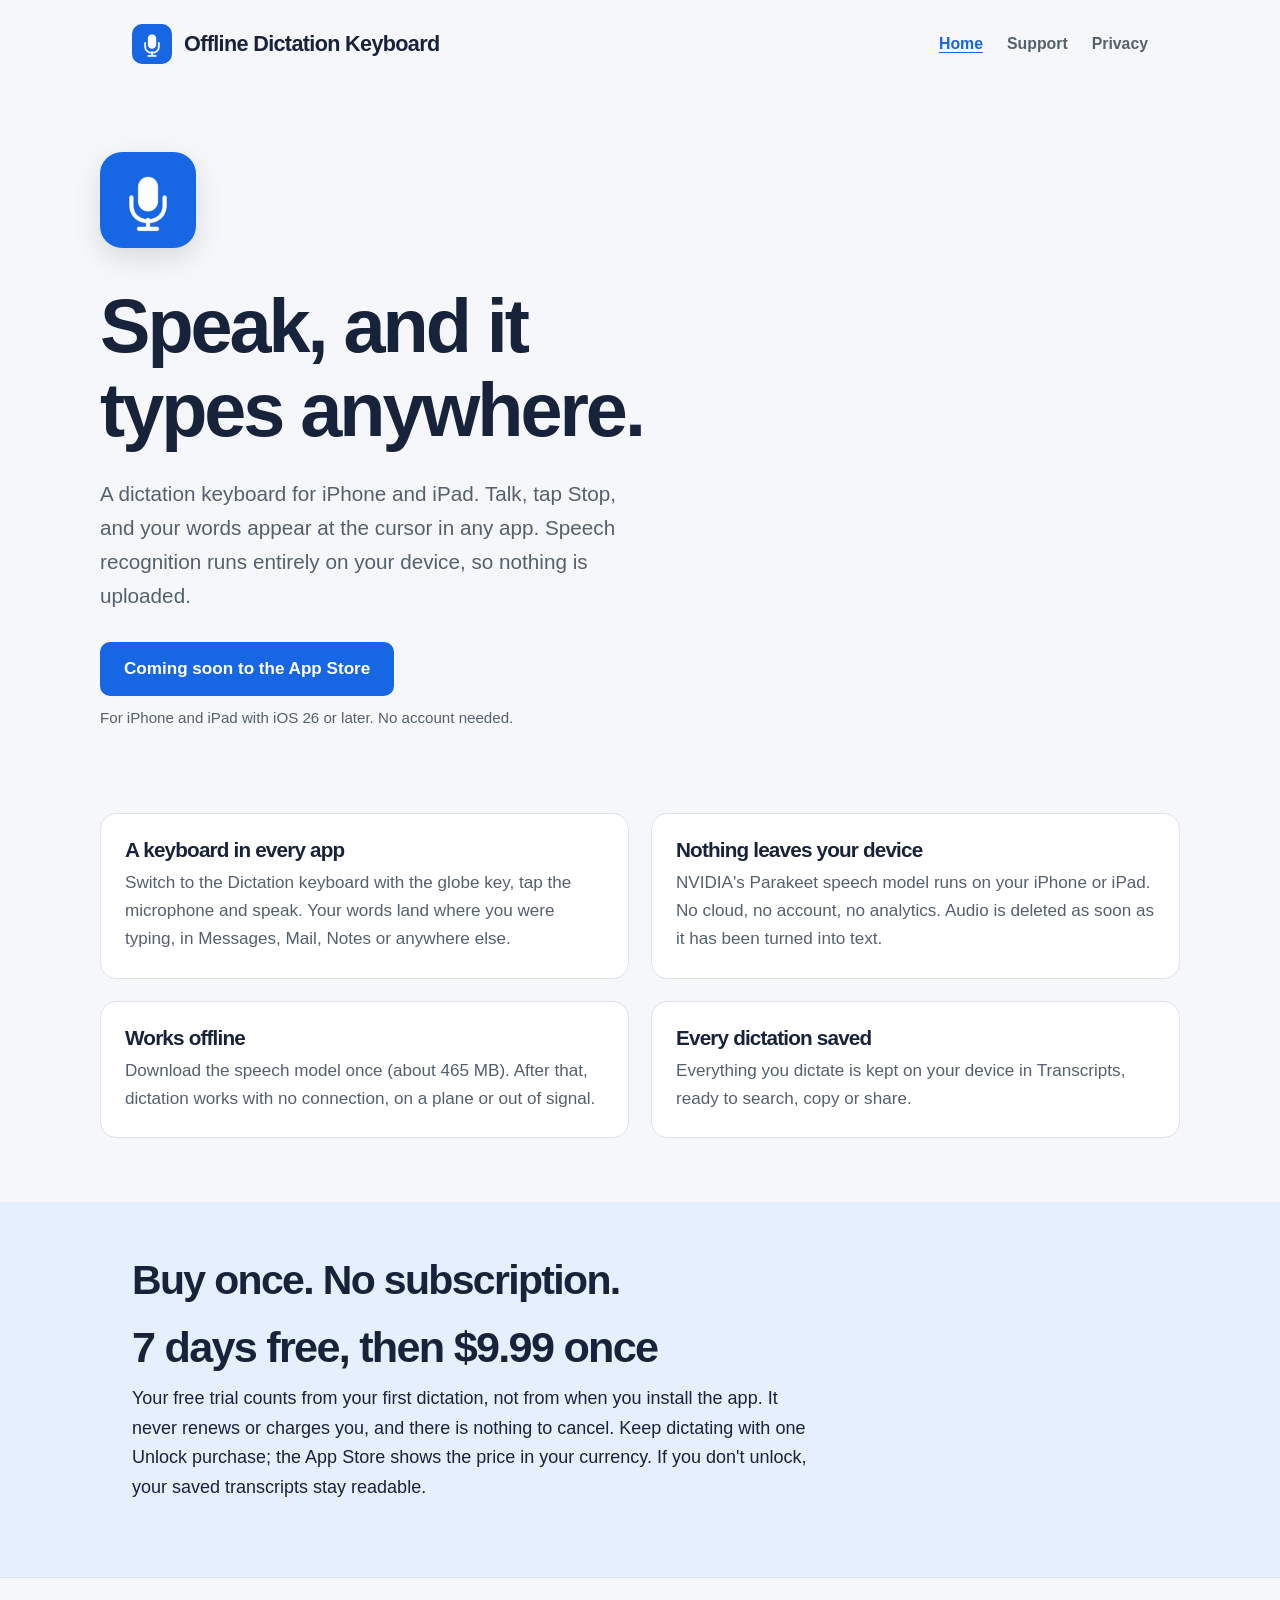
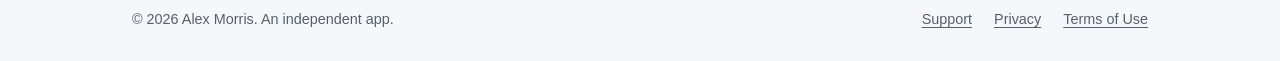
<file: index.html>
<!doctype html>
<html lang="en"><head><meta charset="utf-8"><meta name="viewport" content="width=device-width, initial-scale=1"><meta name="theme-color" content="#1766e3"><link rel="icon" href="assets/icon.png" type="image/png"><link rel="apple-touch-icon" href="assets/icon.png"><link rel="stylesheet" href="assets/site.css"><title>Offline Dictation Keyboard</title><meta name="description" content="A dictation keyboard for iPhone and iPad. Speak and your words appear in any app, with speech recognition running entirely on your device. 7-day free trial, then $9.99 once."><link rel="canonical" href="https://alexmorris10x.github.io/dictation-keyboard-app/"></head>
<body><a class="skip" href="#main">Skip to content</a><header><div class="wrap"><a class="brand" href="index.html"><img src="assets/icon.png" alt="" width="40" height="40">Offline Dictation Keyboard</a><nav aria-label="Main navigation"><a href="index.html" aria-current="page">Home</a><a href="support.html">Support</a><a href="privacy.html">Privacy</a></nav></div></header>
<main id="main"><section class="hero wrap"><img class="icon" src="assets/icon.png" alt="Offline Dictation Keyboard app icon" width="96" height="96"><h1>Speak, and it types anywhere.</h1><p class="lead">A dictation keyboard for iPhone and iPad. Talk, tap Stop, and your words appear at the cursor in any app. Speech recognition runs entirely on your device, so nothing is uploaded.</p><div class="actions"><span class="button" aria-disabled="true">Coming soon to the App Store</span></div><p class="small">For iPhone and iPad with iOS 26 or later. No account needed.</p></section>
<section class="wrap grid" aria-label="What it does">
<div class="card"><h3>A keyboard in every app</h3><p>Switch to the Dictation keyboard with the globe key, tap the microphone and speak. Your words land where you were typing, in Messages, Mail, Notes or anywhere else.</p></div>
<div class="card"><h3>Nothing leaves your device</h3><p>NVIDIA's Parakeet speech model runs on your iPhone or iPad. No cloud, no account, no analytics. Audio is deleted as soon as it has been turned into text.</p></div>
<div class="card"><h3>Works offline</h3><p>Download the speech model once (about 465 MB). After that, dictation works with no connection, on a plane or out of signal.</p></div>
<div class="card"><h3>Every dictation saved</h3><p>Everything you dictate is kept on your device in Transcripts, ready to search, copy or share.</p></div>
</section>
<section class="band"><div class="wrap"><h2>Buy once. No subscription.</h2><p class="price">7 days free, then $9.99 once</p><p>Your free trial counts from your first dictation, not from when you install the app. It never renews or charges you, and there is nothing to cancel. Keep dictating with one Unlock purchase; the App Store shows the price in your currency. If you don't unlock, your saved transcripts stay readable.</p></div></section>
</main>
<footer><div class="wrap"><span>© 2026 Alex Morris. An independent app.</span><div class="footer-links"><a href="support.html">Support</a><a href="privacy.html">Privacy</a><a href="https://www.apple.com/legal/internet-services/itunes/dev/stdeula/">Terms of Use</a></div></div></footer></body></html>
</file>
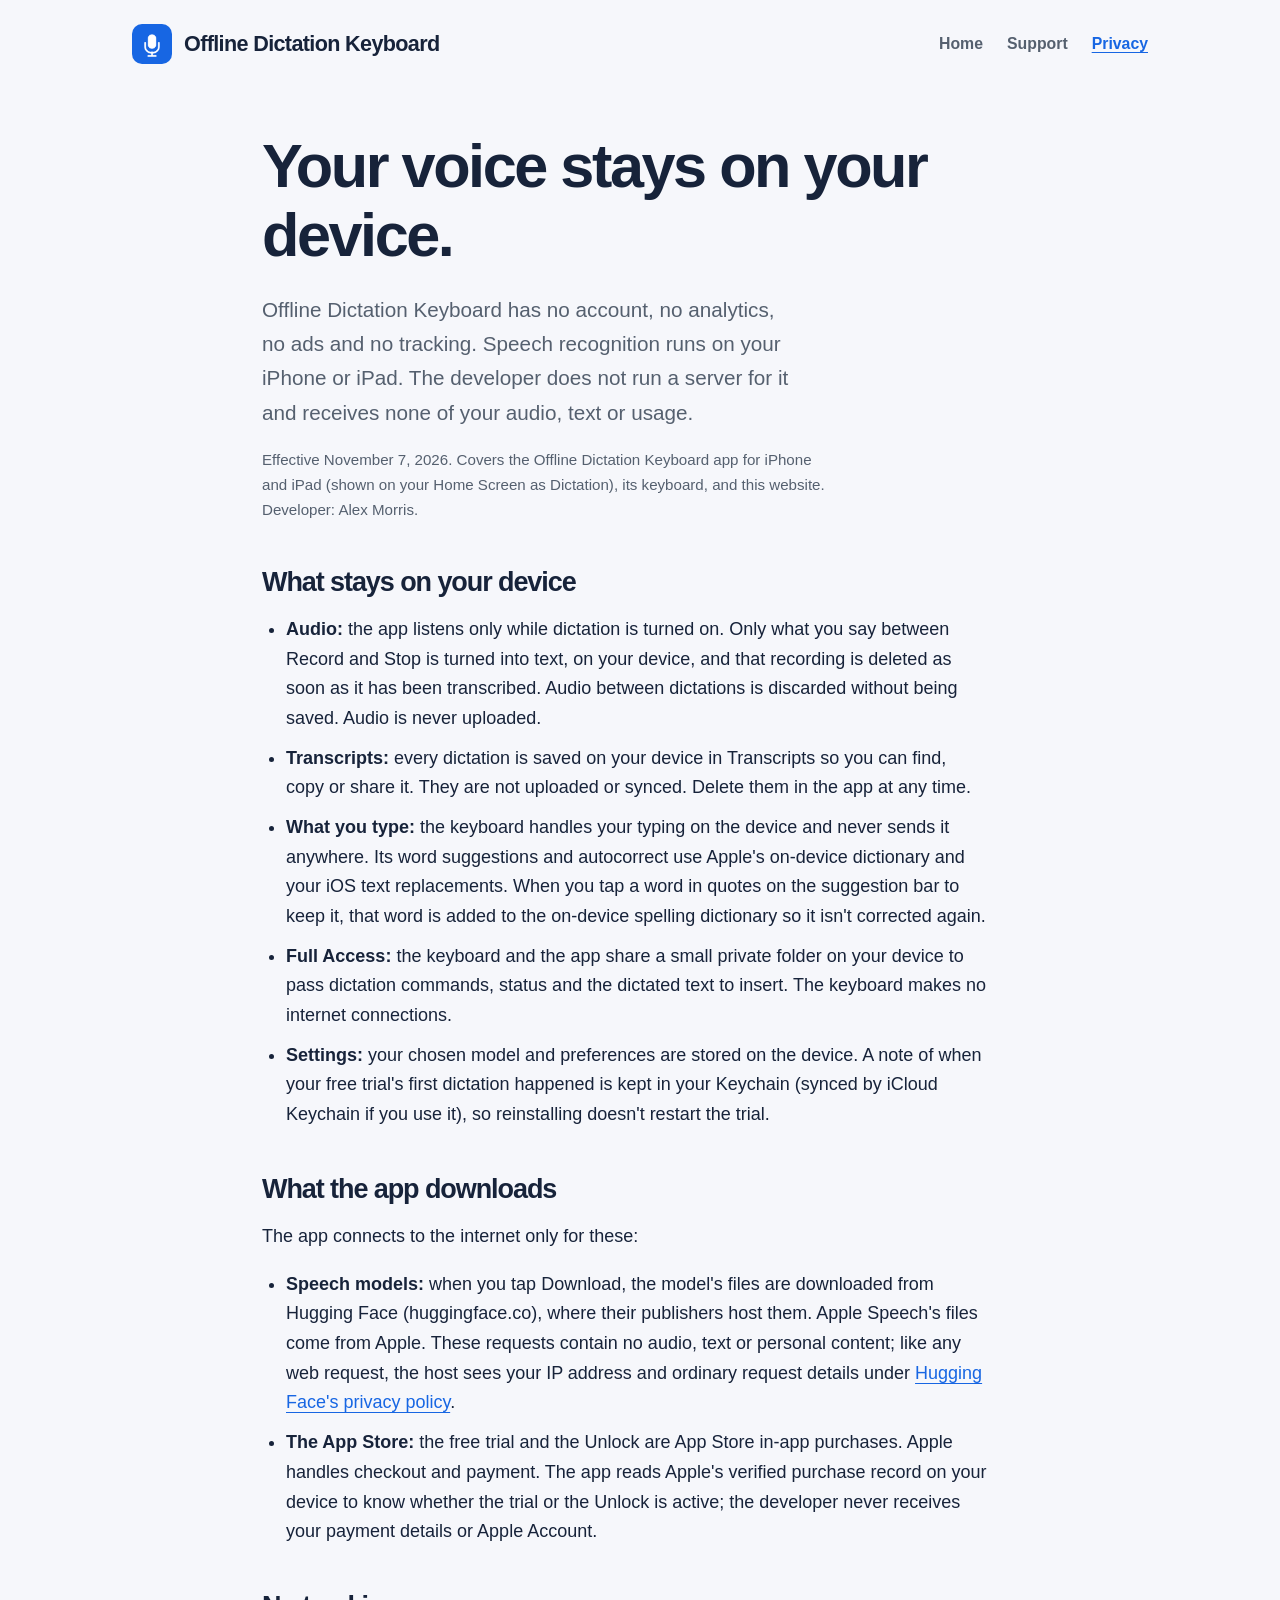
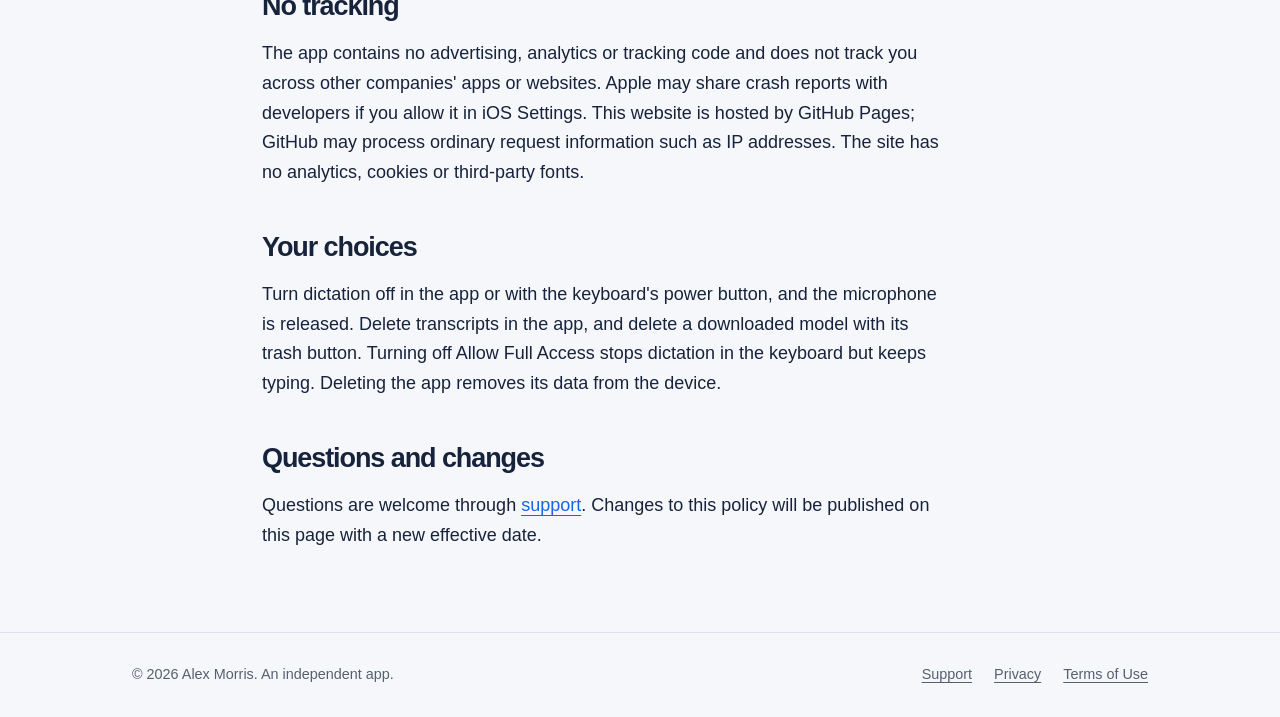
<file: privacy.html>
<!doctype html>
<html lang="en"><head><meta charset="utf-8"><meta name="viewport" content="width=device-width, initial-scale=1"><meta name="theme-color" content="#1766e3"><link rel="icon" href="assets/icon.png" type="image/png"><link rel="apple-touch-icon" href="assets/icon.png"><link rel="stylesheet" href="assets/site.css"><title>Offline Dictation Keyboard privacy</title><meta name="description" content="Offline Dictation Keyboard turns your speech into text on your device. No account, no analytics, no tracking; audio and transcripts never leave your device."><link rel="canonical" href="https://alexmorris10x.github.io/dictation-keyboard-app/privacy.html"></head>
<body><a class="skip" href="#main">Skip to content</a><header><div class="wrap"><a class="brand" href="index.html"><img src="assets/icon.png" alt="" width="40" height="40">Offline Dictation Keyboard</a><nav aria-label="Main navigation"><a href="index.html">Home</a><a href="support.html">Support</a><a href="privacy.html" aria-current="page">Privacy</a></nav></div></header>
<main id="main" class="wrap reading"><h1>Your voice stays on your device.</h1><p class="lead">Offline Dictation Keyboard has no account, no analytics, no ads and no tracking. Speech recognition runs on your iPhone or iPad. The developer does not run a server for it and receives none of your audio, text or usage.</p><p class="small">Effective November 7, 2026. Covers the Offline Dictation Keyboard app for iPhone and iPad (shown on your Home Screen as Dictation), its keyboard, and this website. Developer: Alex Morris.</p>
<h2>What stays on your device</h2><ul>
<li><strong>Audio:</strong> the app listens only while dictation is turned on. Only what you say between Record and Stop is turned into text, on your device, and that recording is deleted as soon as it has been transcribed. Audio between dictations is discarded without being saved. Audio is never uploaded.</li>
<li><strong>Transcripts:</strong> every dictation is saved on your device in Transcripts so you can find, copy or share it. They are not uploaded or synced. Delete them in the app at any time.</li>
<li><strong>What you type:</strong> the keyboard handles your typing on the device and never sends it anywhere. Its word suggestions and autocorrect use Apple's on-device dictionary and your iOS text replacements. When you tap a word in quotes on the suggestion bar to keep it, that word is added to the on-device spelling dictionary so it isn't corrected again.</li>
<li><strong>Full Access:</strong> the keyboard and the app share a small private folder on your device to pass dictation commands, status and the dictated text to insert. The keyboard makes no internet connections.</li>
<li><strong>Settings:</strong> your chosen model and preferences are stored on the device. A note of when your free trial's first dictation happened is kept in your Keychain (synced by iCloud Keychain if you use it), so reinstalling doesn't restart the trial.</li>
</ul>
<h2>What the app downloads</h2><p>The app connects to the internet only for these:</p><ul>
<li><strong>Speech models:</strong> when you tap Download, the model's files are downloaded from Hugging Face (huggingface.co), where their publishers host them. Apple Speech's files come from Apple. These requests contain no audio, text or personal content; like any web request, the host sees your IP address and ordinary request details under <a href="https://huggingface.co/privacy">Hugging Face's privacy policy</a>.</li>
<li><strong>The App Store:</strong> the free trial and the Unlock are App Store in-app purchases. Apple handles checkout and payment. The app reads Apple's verified purchase record on your device to know whether the trial or the Unlock is active; the developer never receives your payment details or Apple Account.</li>
</ul>
<h2>No tracking</h2><p>The app contains no advertising, analytics or tracking code and does not track you across other companies' apps or websites. Apple may share crash reports with developers if you allow it in iOS Settings. This website is hosted by GitHub Pages; GitHub may process ordinary request information such as IP addresses. The site has no analytics, cookies or third-party fonts.</p>
<h2>Your choices</h2><p>Turn dictation off in the app or with the keyboard's power button, and the microphone is released. Delete transcripts in the app, and delete a downloaded model with its trash button. Turning off Allow Full Access stops dictation in the keyboard but keeps typing. Deleting the app removes its data from the device.</p>
<h2>Questions and changes</h2><p>Questions are welcome through <a href="support.html">support</a>. Changes to this policy will be published on this page with a new effective date.</p></main>
<footer><div class="wrap"><span>© 2026 Alex Morris. An independent app.</span><div class="footer-links"><a href="support.html">Support</a><a href="privacy.html">Privacy</a><a href="https://www.apple.com/legal/internet-services/itunes/dev/stdeula/">Terms of Use</a></div></div></footer></body></html>
</file>
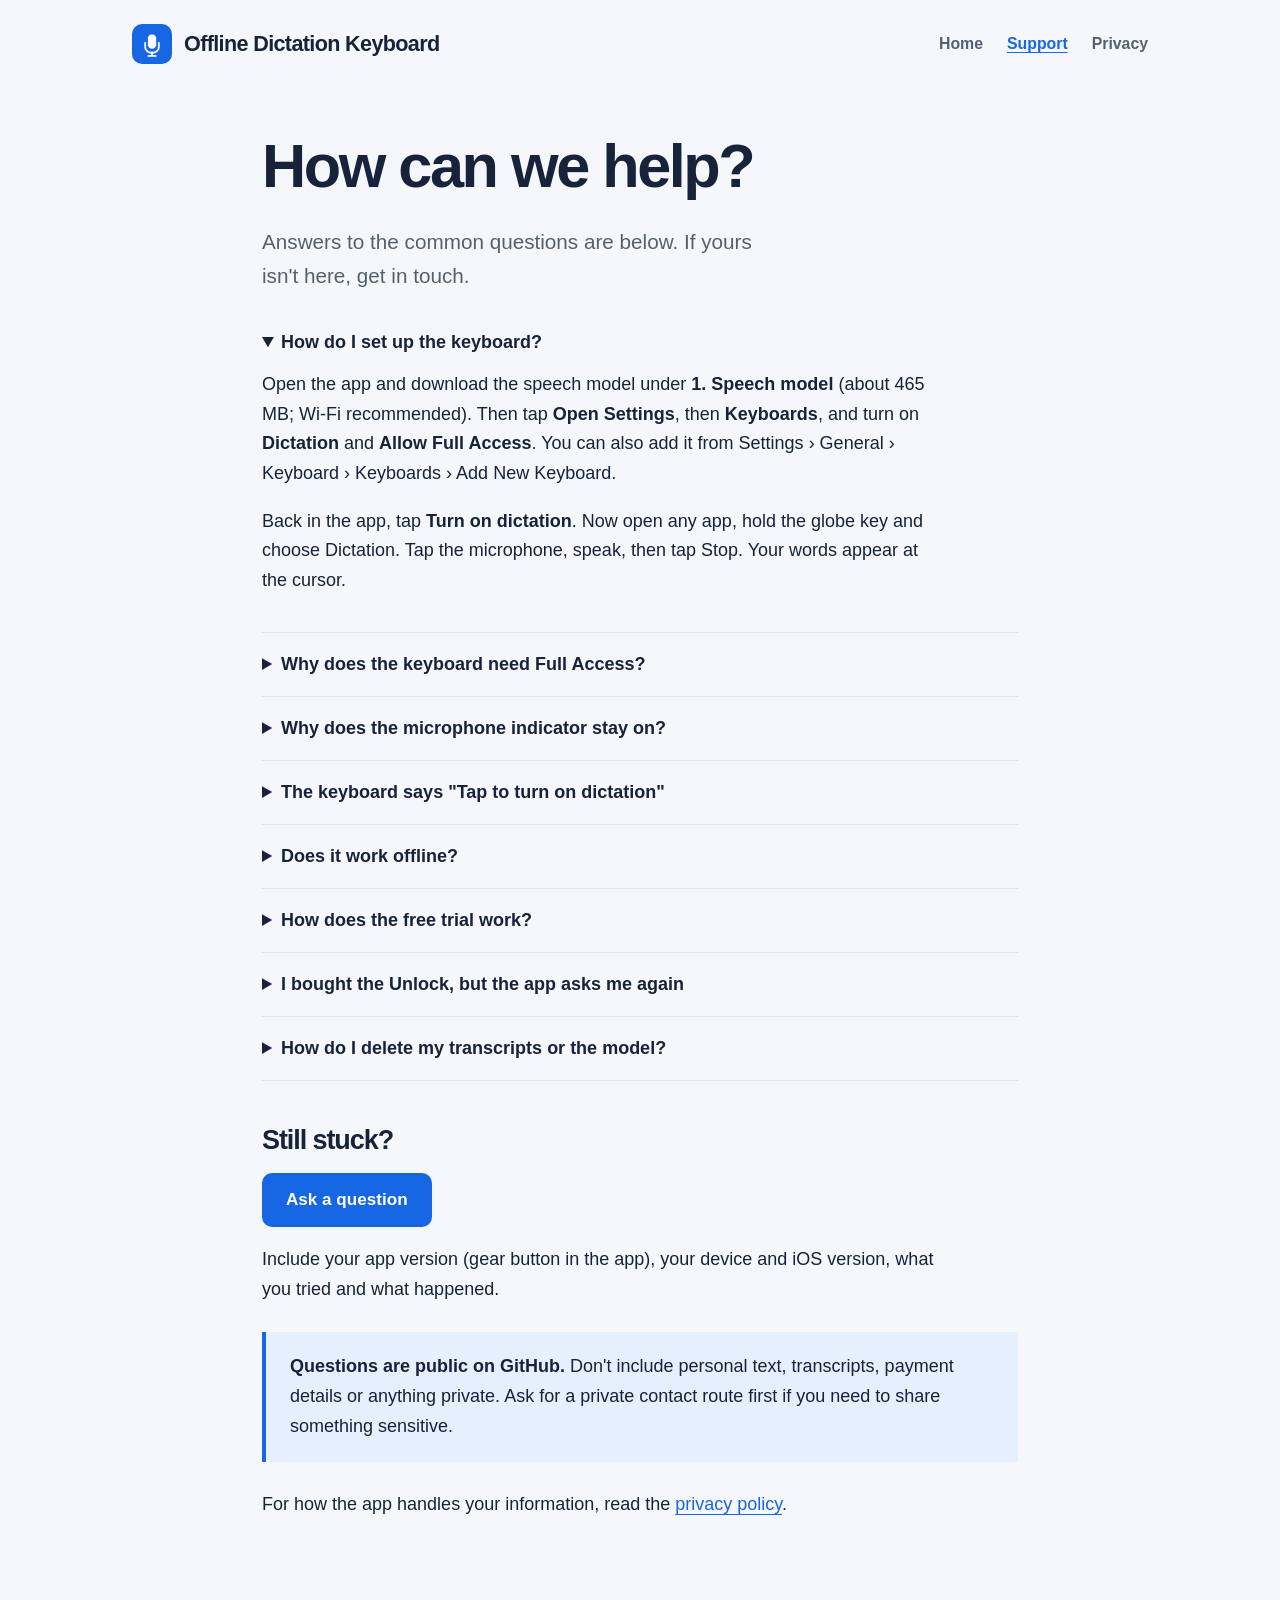
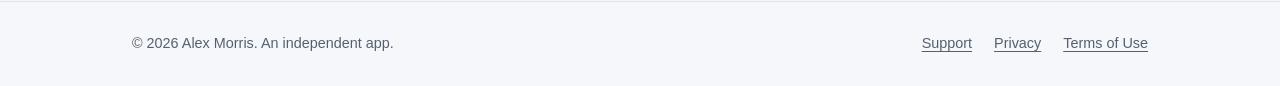
<file: support.html>
<!doctype html>
<html lang="en"><head><meta charset="utf-8"><meta name="viewport" content="width=device-width, initial-scale=1"><meta name="theme-color" content="#1766e3"><link rel="icon" href="assets/icon.png" type="image/png"><link rel="apple-touch-icon" href="assets/icon.png"><link rel="stylesheet" href="assets/site.css"><title>Offline Dictation Keyboard support</title><meta name="description" content="Help with Offline Dictation Keyboard: setting up the keyboard, Full Access, the speech model, the free trial, unlocking and restoring purchases."><link rel="canonical" href="https://alexmorris10x.github.io/dictation-keyboard-app/support.html"></head>
<body><a class="skip" href="#main">Skip to content</a><header><div class="wrap"><a class="brand" href="index.html"><img src="assets/icon.png" alt="" width="40" height="40">Offline Dictation Keyboard</a><nav aria-label="Main navigation"><a href="index.html">Home</a><a href="support.html" aria-current="page">Support</a><a href="privacy.html">Privacy</a></nav></div></header>
<main id="main" class="wrap reading"><h1>How can we help?</h1><p class="lead">Answers to the common questions are below. If yours isn't here, get in touch.</p>
<details open><summary>How do I set up the keyboard?</summary><p>Open the app and download the speech model under <strong>1. Speech model</strong> (about 465 MB; Wi-Fi recommended). Then tap <strong>Open Settings</strong>, then <strong>Keyboards</strong>, and turn on <strong>Dictation</strong> and <strong>Allow Full Access</strong>. You can also add it from Settings › General › Keyboard › Keyboards › Add New Keyboard.</p><p>Back in the app, tap <strong>Turn on dictation</strong>. Now open any app, hold the globe key and choose Dictation. Tap the microphone, speak, then tap Stop. Your words appear at the cursor.</p></details>
<details><summary>Why does the keyboard need Full Access?</summary><p>iOS doesn't let keyboards use the microphone, so the app does the listening and the speech recognition. Full Access lets the keyboard and the app pass small status messages to each other on your device. That is all it's used for. What you type stays in the keyboard and is never sent anywhere. Typing works without Full Access; only dictation needs it.</p></details>
<details><summary>Why does the microphone indicator stay on?</summary><p>While dictation is turned on, the app keeps the microphone ready so the keyboard can start the moment you tap it, and iOS shows its microphone indicator. Only what you say between Record and Stop is turned into text, and that audio is deleted straight after. Turn dictation off in the app or with the power button on the keyboard. If a call or another app needs the microphone, dictation pauses and comes back by itself.</p></details>
<details><summary>The keyboard says "Tap to turn on dictation"</summary><p>Tap it. The app opens and turns dictation on; then go back to your text field. If iOS closed the app in the background (after a restart, for example), this is how you turn it back on.</p></details>
<details><summary>Does it work offline?</summary><p>Yes, once the speech model is downloaded. The download happens only when you tap Download, and the model stays on your device (it isn't included in backups). Other models are optional under <strong>Advanced models</strong>; each downloads only when you choose it.</p></details>
<details><summary>How does the free trial work?</summary><p>Everything is free for 7 days. Start the trial in the app with <strong>Start 7-day free trial</strong>, through Apple's purchase sheet at a price of zero. The 7 days count from your first dictation, not from when you install. The trial is not a subscription: it never renews, never charges you, and there is nothing to cancel.</p><p>After 7 days, dictation stops until you buy the Unlock: $9.99 in the US, paid once; the App Store shows your local price. Your saved transcripts stay readable and can still be copied or shared. Reinstalling or restoring doesn't restart a trial that has ended.</p></details>
<details><summary>I bought the Unlock, but the app asks me again</summary><p>Tap the gear button in the app and choose <strong>Restore Purchases</strong>, signed in with the Apple Account that made the purchase. You may need an internet connection. If the App Store shows a purchase as pending (for example Ask to Buy), it unlocks by itself once approved. A refunded purchase no longer unlocks the app.</p><p>For billing questions or refunds, use <a href="https://reportaproblem.apple.com/">Apple's Report a Problem</a>; Apple handles all payments.</p></details>
<details><summary>How do I delete my transcripts or the model?</summary><p>Open Transcripts (top right in the app) and swipe to delete one, or tap Delete all. To free the model's space, tap the trash button next to it under Speech model. Deleting the app removes everything it stored on your device.</p></details>
<h2>Still stuck?</h2><p><a class="button" href="https://github.com/alexmorris10x/dictation-keyboard-app/issues/new">Ask a question</a></p><p>Include your app version (gear button in the app), your device and iOS version, what you tried and what happened.</p><div class="note"><p><strong>Questions are public on GitHub.</strong> Don't include personal text, transcripts, payment details or anything private. Ask for a private contact route first if you need to share something sensitive.</p></div><p>For how the app handles your information, read the <a href="privacy.html">privacy policy</a>.</p></main>
<footer><div class="wrap"><span>© 2026 Alex Morris. An independent app.</span><div class="footer-links"><a href="support.html">Support</a><a href="privacy.html">Privacy</a><a href="https://www.apple.com/legal/internet-services/itunes/dev/stdeula/">Terms of Use</a></div></div></footer></body></html>
</file>
<file: assets/site.css>
:root{color-scheme:light;--paper:#f6f7fb;--ink:#17233a;--muted:#55606f;--accent:#1766e3;--accent-dark:#0f4cad;--wash:#e6effd;--line:#dfe2ea;--white:#fff;font-family:"Avenir Next",Avenir,-apple-system,BlinkMacSystemFont,"Segoe UI",sans-serif;font-size:18px;line-height:1.65;color:var(--ink);background:var(--paper)}
@media(prefers-color-scheme:dark){:root{color-scheme:dark;--paper:#0c0f16;--ink:#eff2f9;--muted:#a9b0bf;--accent:#6aa2ff;--accent-dark:#9cc1ff;--wash:#111d33;--line:#262c3a;--white:#161a23}}
*{box-sizing:border-box}body{margin:0;background:var(--paper)}a{color:var(--accent);text-underline-offset:.2em}a:hover{color:var(--accent-dark)}a:focus-visible,summary:focus-visible{outline:3px solid var(--accent);outline-offset:5px}img{max-width:100%;height:auto}.skip{position:absolute;left:1rem;top:-6rem;background:var(--white);padding:.5rem 1rem;z-index:9}.skip:focus{top:1rem}.wrap{max-width:1080px;margin:auto;padding:0 32px}header{padding:24px 0}header .wrap{display:flex;align-items:center;justify-content:space-between;gap:24px}.brand{display:flex;align-items:center;gap:12px;font-weight:750;color:var(--ink);text-decoration:none;font-size:1.2rem;letter-spacing:-.03em}.brand img{width:40px;border-radius:10px}nav{display:flex;flex-wrap:wrap;gap:8px 24px}nav a{font-size:.88rem;font-weight:600;color:var(--muted);text-decoration:none}nav [aria-current=page]{color:var(--accent);text-decoration:underline}main{min-height:60vh}h1,h2,h3{line-height:1.12;letter-spacing:-.04em}h1{font-size:clamp(2.4rem,6vw,4.2rem);font-weight:750;max-width:14ch;margin:0 0 24px}h2{font-size:clamp(1.6rem,3.2vw,2.3rem);font-weight:700;margin:0 0 18px}h3{font-size:1.15rem;margin:0 0 8px}p{margin:0 0 18px;max-width:68ch}.lead{font-size:1.15rem;color:var(--muted);max-width:46ch}.hero{padding:64px 0 56px}.hero img.icon{width:96px;border-radius:22px;margin-bottom:26px;box-shadow:0 10px 30px rgba(0,0,0,.12)}.actions{display:flex;gap:14px;flex-wrap:wrap;align-items:center;margin:28px 0 10px}.button{display:inline-block;background:var(--accent);color:#fff;border:2px solid var(--accent);border-radius:10px;text-decoration:none;padding:11px 22px;font-size:.95rem;font-weight:650}.button:hover{color:#fff;background:var(--accent-dark);border-color:var(--accent-dark)}.small{font-size:.84rem;color:var(--muted)}.grid{display:grid;grid-template-columns:repeat(2,1fr);gap:22px;padding:8px 0 64px}.card{background:var(--white);border:1px solid var(--line);border-radius:16px;padding:24px}.card p{margin:0;color:var(--muted);font-size:.95rem}.band{padding:56px 0;background:var(--wash)}.price{font-size:2.4rem;letter-spacing:-.04em;font-weight:750;margin:6px 0 10px;line-height:1.2}.note{background:var(--wash);border-left:4px solid var(--accent);padding:20px 24px;margin:28px 0}.note p:last-child{margin-bottom:0}.reading{max-width:820px;padding-top:44px;padding-bottom:64px}.reading h1{max-width:22ch;font-size:clamp(2.2rem,5vw,3.4rem)}.reading h2{font-size:1.5rem;margin-top:44px}.reading li{margin-bottom:10px;max-width:70ch}.reading ul{padding-left:24px}details{padding:18px 0;border-bottom:1px solid var(--line)}summary{font-weight:700;cursor:pointer;line-height:1.5}details p:first-of-type{margin-top:14px}footer{border-top:1px solid var(--line);padding:30px 0;color:var(--muted);font-size:.8rem}footer .wrap{display:flex;justify-content:space-between;gap:20px;flex-wrap:wrap}footer a{color:var(--muted)}.footer-links{display:flex;gap:22px;flex-wrap:wrap}
@media(max-width:760px){.wrap{padding:0 16px}header .wrap{align-items:flex-start;flex-direction:column;gap:14px}.hero{padding:34px 0 36px}.grid{grid-template-columns:1fr;padding-bottom:44px}.band{padding:40px 0}.reading{padding-top:28px}}
</file>
